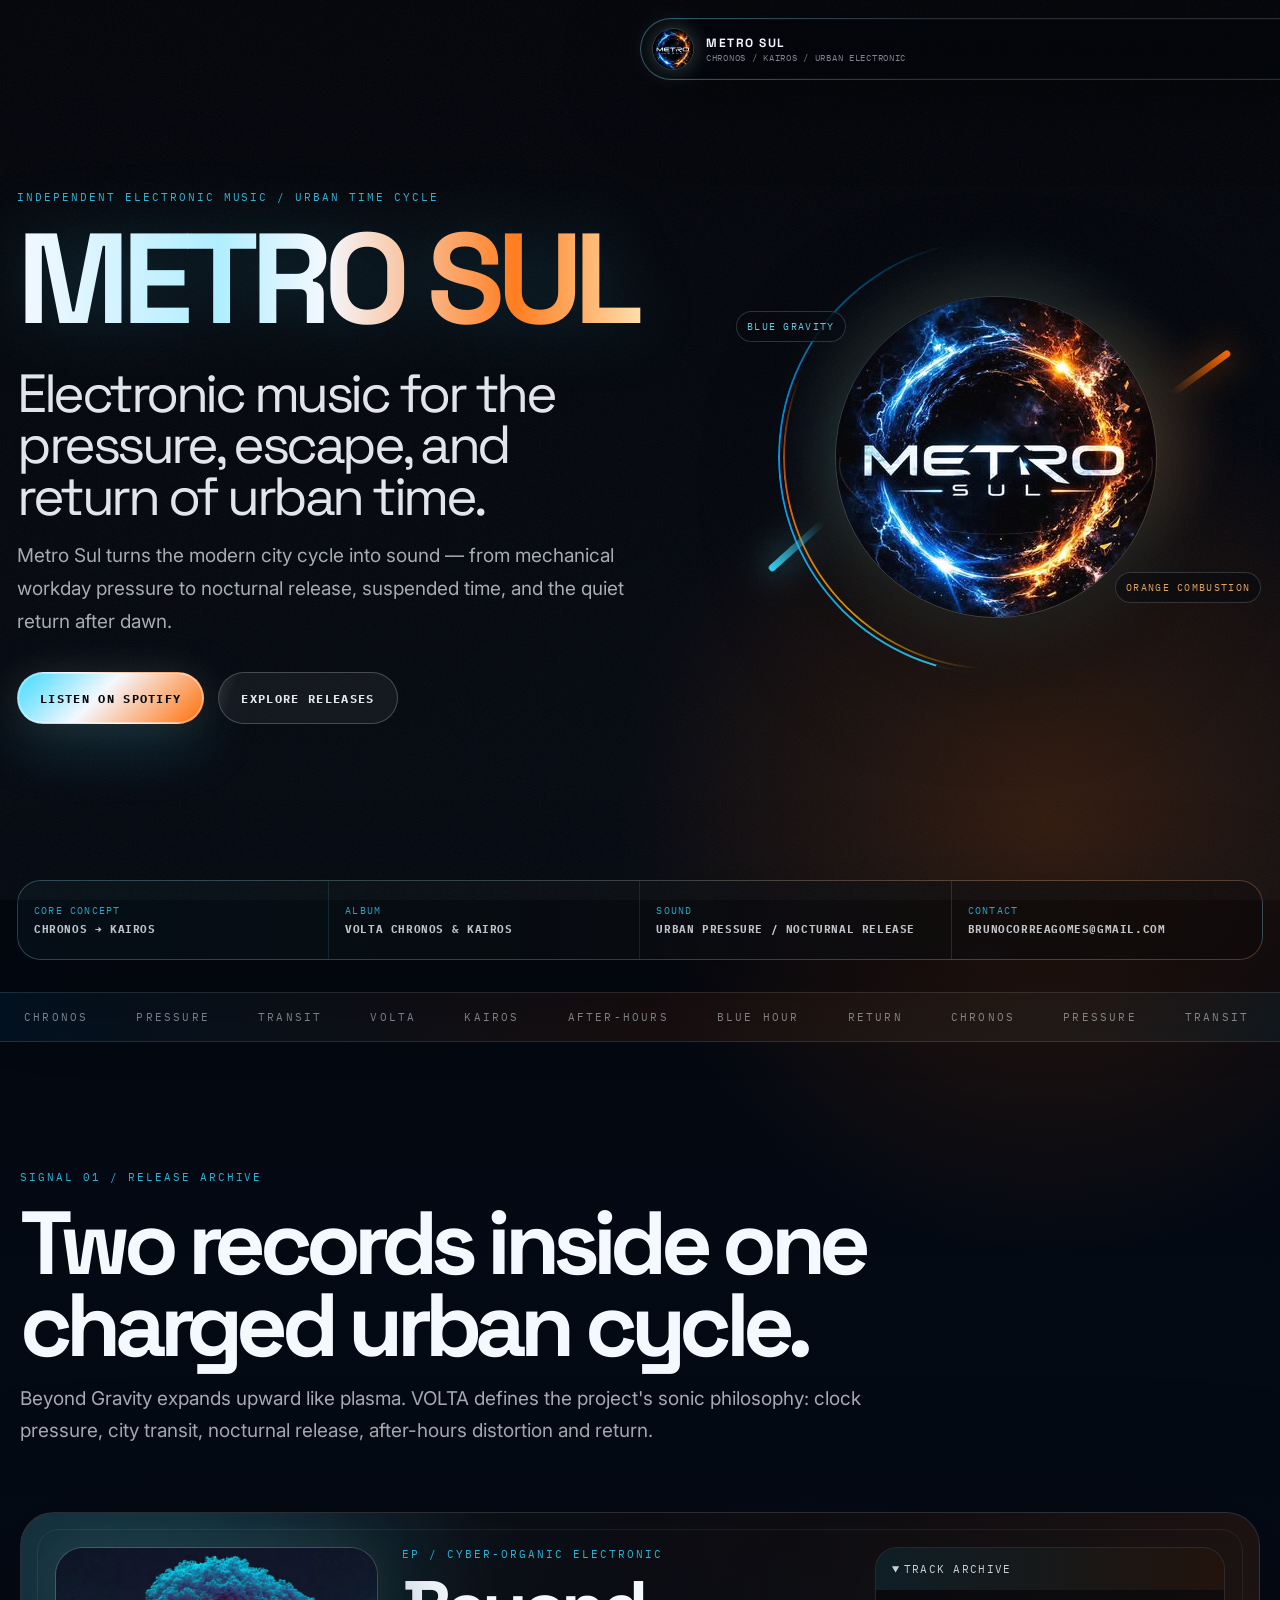
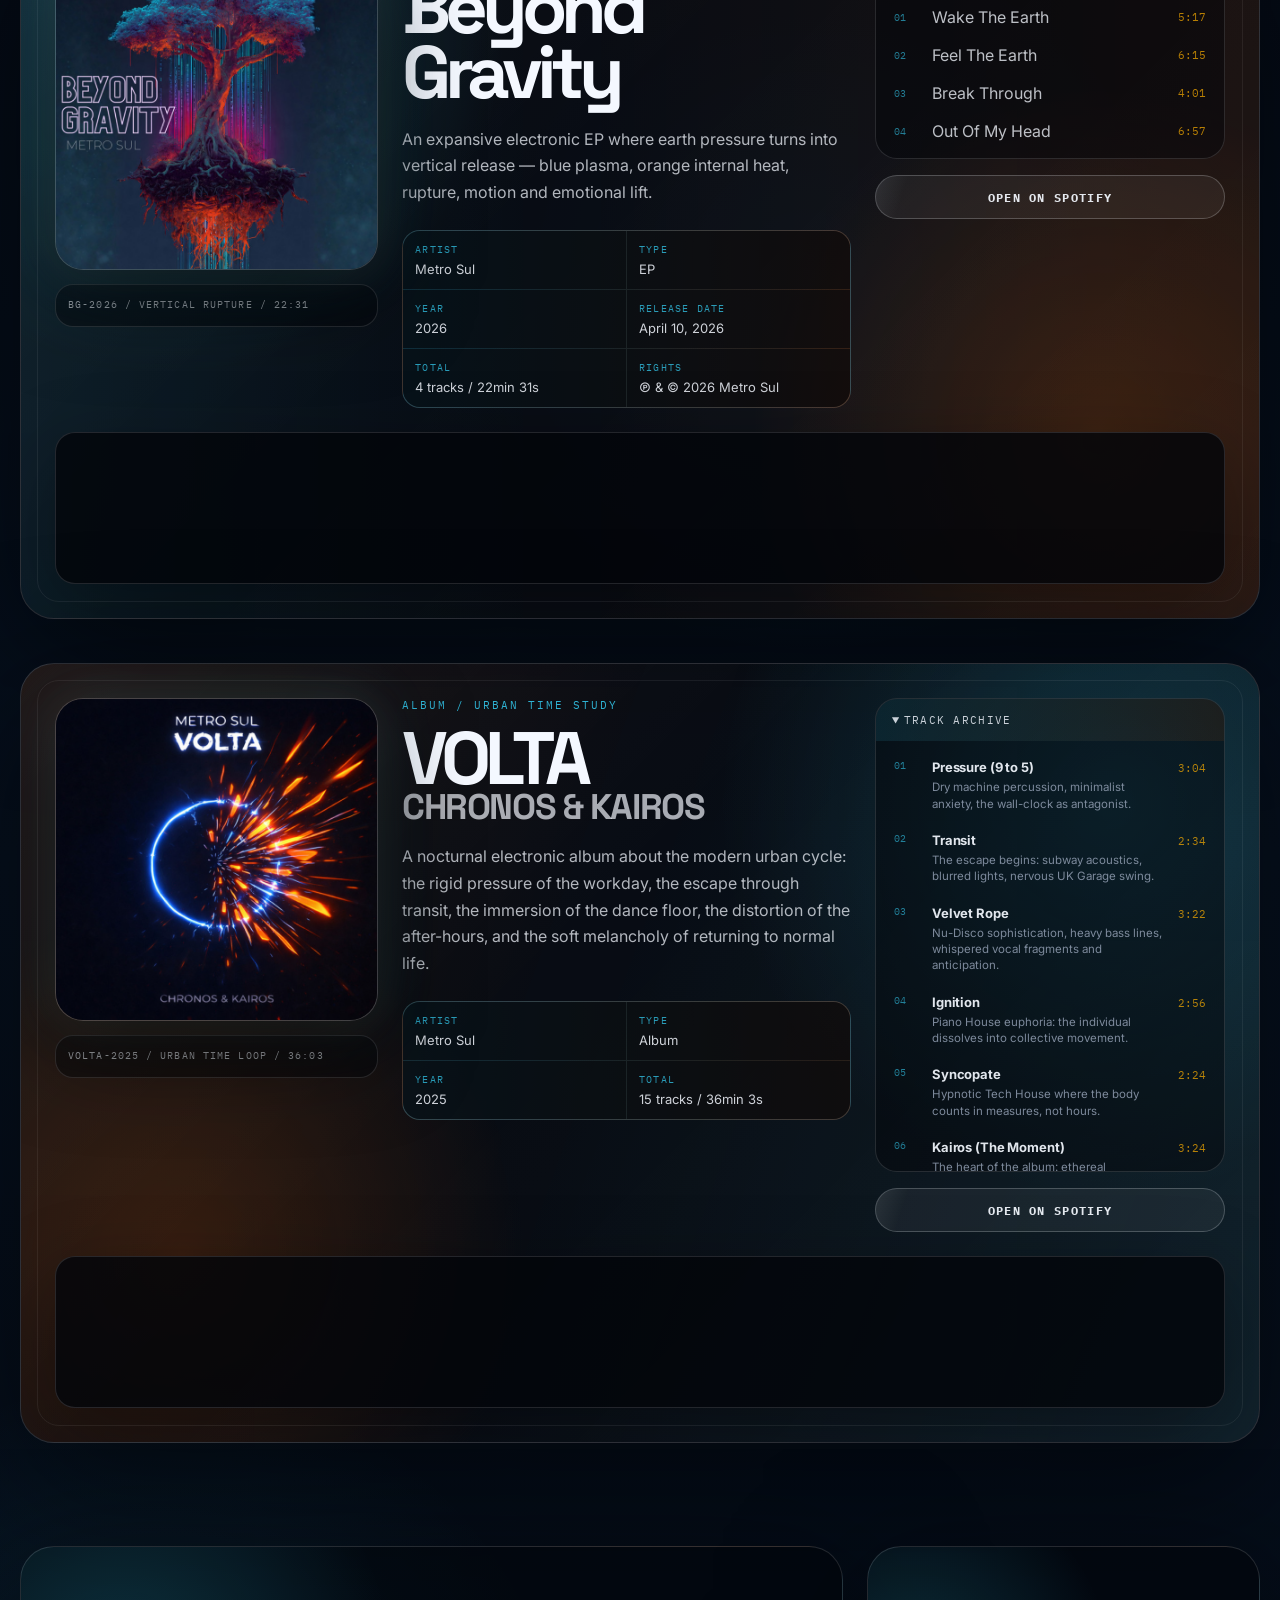
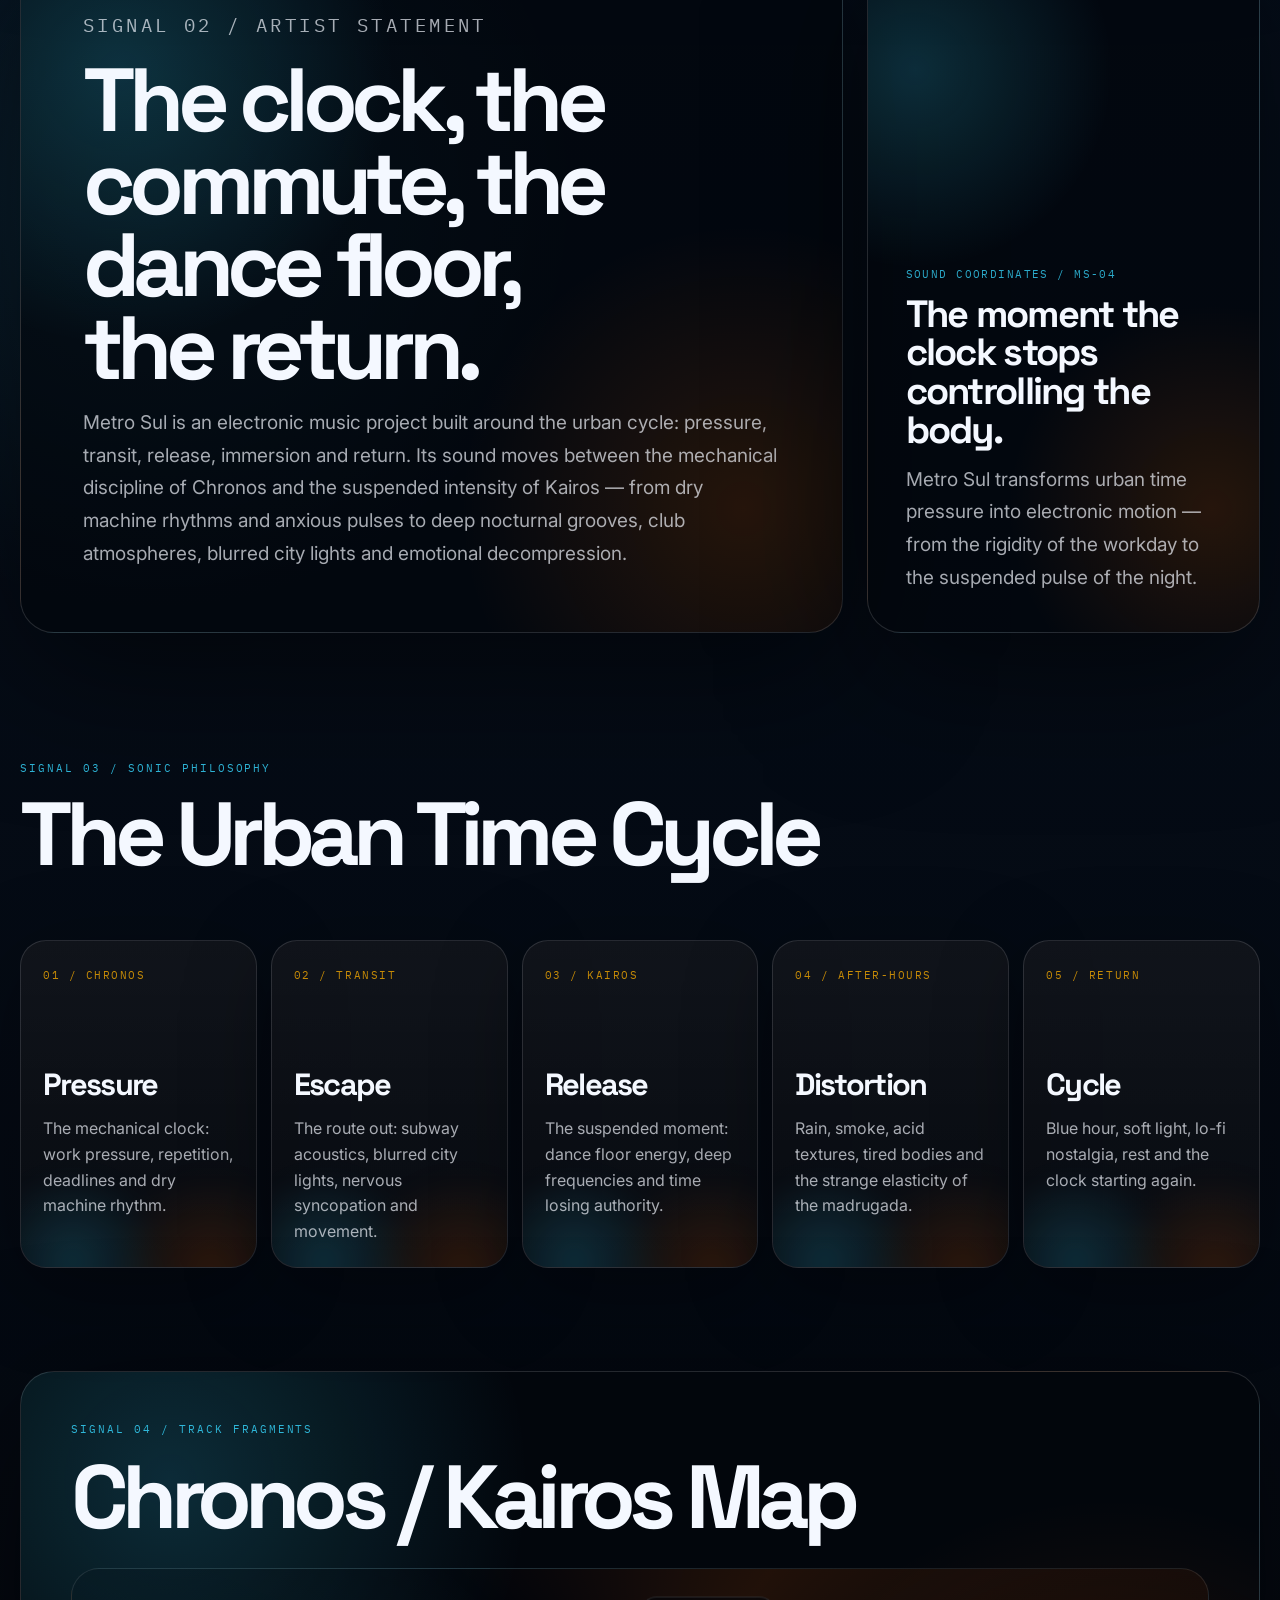
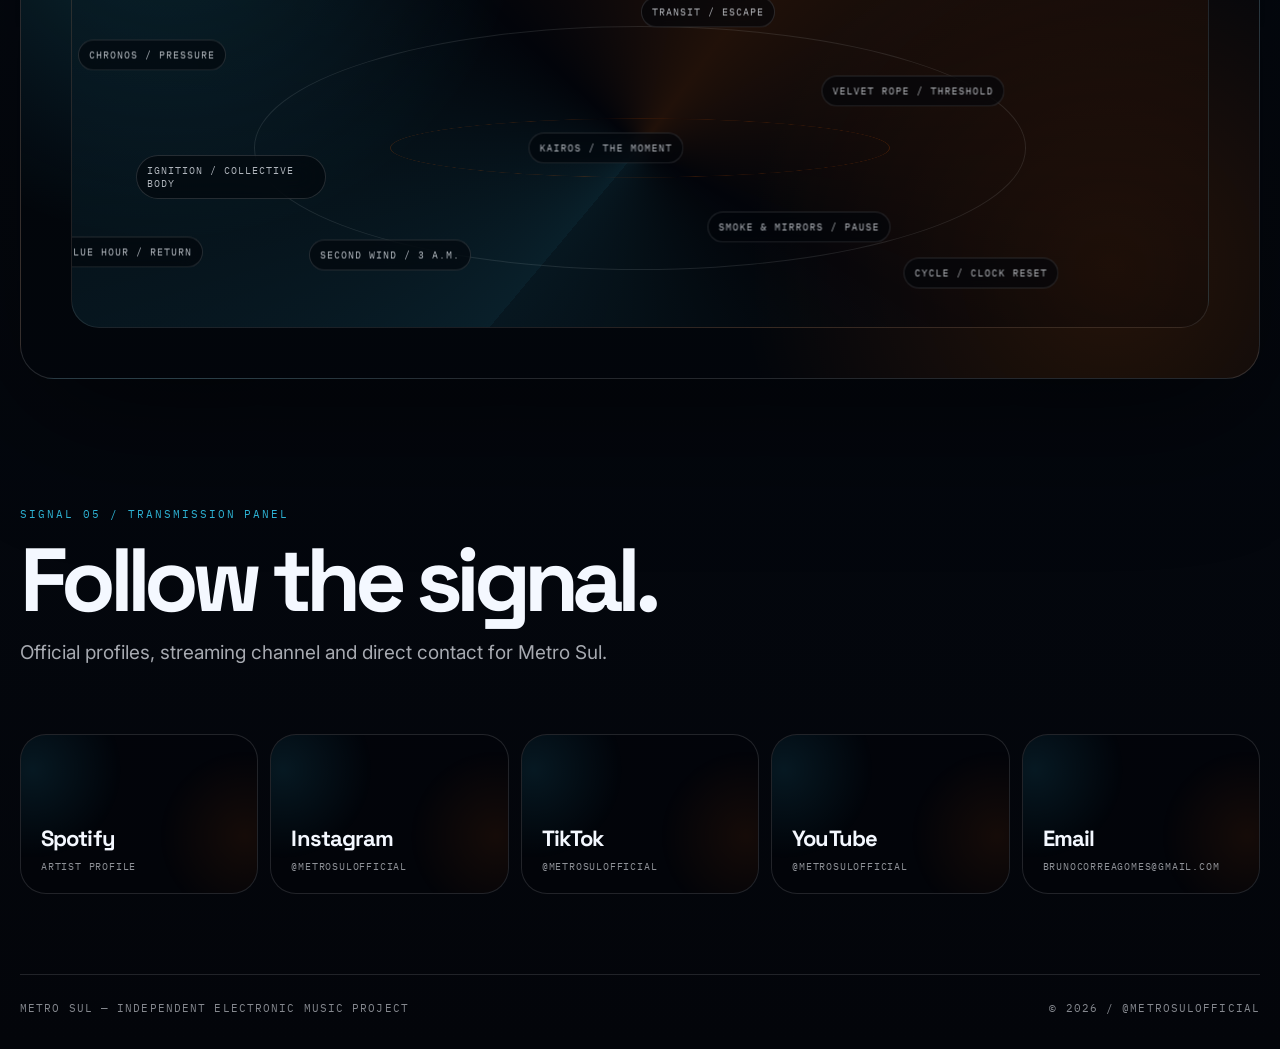
<file: index.html>
<!doctype html>
<html lang="en">
<head>
  <meta charset="utf-8" />
  <meta name="viewport" content="width=device-width, initial-scale=1" />
  <title>Metro Sul — Electronic Music for Urban Time</title>
  <meta name="description" content="Metro Sul turns the modern urban cycle into electronic music: Chronos pressure, transit, nocturnal release, Kairos suspension, after-hours distortion and the quiet return after dawn. Listen to Beyond Gravity and VOLTA CHRONOS & KAIROS." />
  <meta name="theme-color" content="#03050A" />
  <meta name="robots" content="index, follow" />
  <meta property="og:title" content="Metro Sul — Independent Electronic Music Project" />
  <meta property="og:description" content="Electronic music for the pressure, escape and return of urban time — from Chronos to Kairos, from the workday clock to the nocturnal pulse." />
  <meta property="og:type" content="website" />
  <meta property="og:url" content="https://www.metrosulofficial.com" />
  <meta property="og:image" content="https://www.metrosulofficial.com/assets/metrosullogo.jpg" />
  <meta name="twitter:card" content="summary_large_image" />
  <meta name="twitter:title" content="Metro Sul — Electronic Music" />
  <meta name="twitter:description" content="Metro Sul transforms urban time pressure into electronic motion — Chronos, transit, Kairos, after-hours and return." />
  <link rel="canonical" href="https://www.metrosulofficial.com" />
  <link rel="preconnect" href="https://fonts.googleapis.com" />
  <link rel="preconnect" href="https://fonts.gstatic.com" crossorigin />
  <link href="https://fonts.googleapis.com/css2?family=Inter:wght@300;400;500;600;700;800&family=Space+Grotesk:wght@400;500;600;700&family=IBM+Plex+Mono:wght@400;500;600&family=Syncopate:wght@400;700&display=swap" rel="stylesheet" />
  <link rel="icon" href="./assets/favicon.svg" type="image/svg+xml" />
  <link rel="stylesheet" href="./styles.css" />

  <!--
    Metro Sul tracking configuration.
    Replace placeholders before publishing or after creating the GA4 and Meta Pixel IDs.
    Google Analytics Measurement ID example: G-XXXXXXXXXX
    Meta Pixel ID example: 123456789012345
  -->
  <script>
    window.METRO_SUL_TRACKING = {
      googleAnalyticsId: "G-XXXXXXXXXX",
      metaPixelId: "000000000000000"
    };
  </script>
</head>
<body>
  <a class="skip-link" href="#releases">Skip to releases</a>
  <canvas id="energyCanvas" aria-hidden="true"></canvas>
  <div class="cosmic-noise" aria-hidden="true"></div>
  <div class="scan-grid" aria-hidden="true"></div>
  <div class="mouse-field" aria-hidden="true"></div>

  <header class="topbar" data-reveal>
    <a class="brand" href="#top" aria-label="Metro Sul home">
      <img src="./assets/metrosullogo.jpg" alt="Metro Sul logo" />
      <span><strong>Metro Sul</strong><small>Chronos / Kairos / Urban Electronic</small></span>
    </a>
    <nav class="nav" aria-label="Primary navigation">
      <a href="#releases">Releases</a>
      <a href="#project">Project</a>
      <a href="#architecture">Cycle</a>
      <a href="#transmission">Contact</a>
    </nav>
  </header>

  <main id="top">
    <section class="hero aperture" aria-labelledby="hero-title">
      <div class="hero-copy" data-reveal>
        <p class="kicker">Independent electronic music / urban time cycle</p>
        <h1 id="hero-title">Metro Sul</h1>
        <p class="hero-line">Electronic music for the pressure, escape, and return of urban time.</p>
        <p class="hero-text">Metro Sul turns the modern city cycle into sound — from mechanical workday pressure to nocturnal release, suspended time, and the quiet return after dawn.</p>
        <div class="hero-actions" aria-label="Primary actions">
          <a class="button primary magnetic" href="https://open.spotify.com/intl-pt/artist/4i7BYCbelBwv59mLCJ0pgk?si=x0QEqN5kTFyPz3Q-obYBBg" target="_blank" rel="noreferrer">Listen on Spotify</a>
          <a class="button secondary magnetic" href="#releases">Explore Releases</a>
        </div>
      </div>

      <aside class="hero-emblem" aria-label="Metro Sul orbital identity" data-reveal>
        <div class="emblem-stage" data-tilt>
          <div class="ring ring-blue" aria-hidden="true"></div>
          <div class="ring ring-orange" aria-hidden="true"></div>
          <div class="ring ring-white" aria-hidden="true"></div>
          <img class="logo-core" src="./assets/metrosullogo.jpg" alt="Metro Sul official logo" />
          <div class="spark spark-a" aria-hidden="true"></div>
          <div class="spark spark-b" aria-hidden="true"></div>
          <div class="orbit-note note-a">BLUE GRAVITY</div>
          <div class="orbit-note note-b">ORANGE COMBUSTION</div>
        </div>
      </aside>

      <div class="telemetry" data-reveal aria-label="Metro Sul overview">
        <span><small>Core concept</small><strong>Chronos → Kairos</strong></span>
        <span><small>Album</small><strong>VOLTA Chronos &amp; Kairos</strong></span>
        <span><small>Sound</small><strong>Urban pressure / nocturnal release</strong></span>
        <span><small>Contact</small><strong>brunocorreagomes@gmail.com</strong></span>
      </div>
    </section>

    <section class="signal-marquee" aria-label="Metro Sul signal fragments">
      <div>
        <span>CHRONOS</span><span>PRESSURE</span><span>TRANSIT</span><span>VOLTA</span><span>KAIROS</span><span>AFTER-HOURS</span><span>BLUE HOUR</span><span>RETURN</span>
        <span>CHRONOS</span><span>PRESSURE</span><span>TRANSIT</span><span>VOLTA</span><span>KAIROS</span><span>AFTER-HOURS</span><span>BLUE HOUR</span><span>RETURN</span>
      </div>
    </section>

    <section id="releases" class="section releases" aria-labelledby="releases-title">
      <div class="section-head" data-reveal>
        <p class="eyebrow">Signal 01 / Release archive</p>
        <h2 id="releases-title">Two records inside one charged urban cycle.</h2>
        <p>Beyond Gravity expands upward like plasma. VOLTA defines the project's sonic philosophy: clock pressure, city transit, nocturnal release, after-hours distortion and return.</p>
      </div>

      <div class="release-grid">
        <article class="release-card beyond" data-reveal>
          <div class="release-visual">
            <div class="cover-frame" data-tilt>
              <img src="./assets/beyondgravity.png" alt="Beyond Gravity by Metro Sul official cover artwork" />
            </div>
            <div class="energy-badge">BG-2026 / Vertical rupture / 22:31</div>
          </div>

          <div class="release-main">
            <p class="album-label">EP / cyber-organic electronic</p>
            <h3>Beyond Gravity</h3>
            <p class="release-copy">An expansive electronic EP where earth pressure turns into vertical release — blue plasma, orange internal heat, rupture, motion and emotional lift.</p>
            <dl class="meta-grid">
              <div><dt>Artist</dt><dd>Metro Sul</dd></div>
              <div><dt>Type</dt><dd>EP</dd></div>
              <div><dt>Year</dt><dd>2026</dd></div>
              <div><dt>Release date</dt><dd>April 10, 2026</dd></div>
              <div><dt>Total</dt><dd>4 tracks / 22min 31s</dd></div>
              <div><dt>Rights</dt><dd>℗ &amp; © 2026 Metro Sul</dd></div>
            </dl>
          </div>

          <div class="archive-module">
            <details class="track-archive" open>
              <summary>Track archive</summary>
              <ol class="tracklist">
                <li><span>Wake The Earth</span><time>5:17</time></li>
                <li><span>Feel The Earth</span><time>6:15</time></li>
                <li><span>Break Through</span><time>4:01</time></li>
                <li><span>Out Of My Head</span><time>6:57</time></li>
              </ol>
            </details>
            <a class="button small magnetic" href="https://open.spotify.com/intl-pt/album/3F10JFx7wrz3scGyBUY3ES?si=_f2DL9DzT0eEyq1szK-q8g" target="_blank" rel="noreferrer">Open on Spotify</a>
          </div>

          <iframe class="spotify" title="Beyond Gravity Spotify player" src="https://open.spotify.com/embed/album/3F10JFx7wrz3scGyBUY3ES?utm_source=generator&theme=0" width="100%" height="152" frameborder="0" allowfullscreen="" allow="autoplay; clipboard-write; encrypted-media; fullscreen; picture-in-picture" loading="lazy"></iframe>
        </article>

        <article class="release-card volta" data-reveal>
          <div class="release-visual">
            <div class="cover-frame" data-tilt>
              <img src="./assets/volta.png" alt="VOLTA CHRONOS & KAIROS by Metro Sul official cover artwork" />
            </div>
            <div class="energy-badge">VOLTA-2025 / Urban time loop / 36:03</div>
          </div>

          <div class="release-main">
            <p class="album-label">Album / urban time study</p>
            <h3>VOLTA <span>CHRONOS &amp; KAIROS</span></h3>
            <p class="release-copy">A nocturnal electronic album about the modern urban cycle: the rigid pressure of the workday, the escape through transit, the immersion of the dance floor, the distortion of the after-hours, and the soft melancholy of returning to normal life.</p>
            <dl class="meta-grid compact-meta">
              <div><dt>Artist</dt><dd>Metro Sul</dd></div>
              <div><dt>Type</dt><dd>Album</dd></div>
              <div><dt>Year</dt><dd>2025</dd></div>
              <div><dt>Total</dt><dd>15 tracks / 36min 3s</dd></div>
            </dl>
          </div>

          <div class="archive-module">
            <details class="track-archive" open>
              <summary>Track archive</summary>
              <ol class="tracklist tall story-tracklist">
                <li><span class="track-info"><strong>Pressure (9 to 5)</strong><em>Dry machine percussion, minimalist anxiety, the wall-clock as antagonist.</em></span><time>3:04</time></li>
                <li><span class="track-info"><strong>Transit</strong><em>The escape begins: subway acoustics, blurred lights, nervous UK Garage swing.</em></span><time>2:34</time></li>
                <li><span class="track-info"><strong>Velvet Rope</strong><em>Nu-Disco sophistication, heavy bass lines, whispered vocal fragments and anticipation.</em></span><time>3:22</time></li>
                <li><span class="track-info"><strong>Ignition</strong><em>Piano House euphoria: the individual dissolves into collective movement.</em></span><time>2:56</time></li>
                <li><span class="track-info"><strong>Syncopate</strong><em>Hypnotic Tech House where the body counts in measures, not hours.</em></span><time>2:24</time></li>
                <li><span class="track-info"><strong>Kairos (The Moment)</strong><em>The heart of the album: ethereal progressive synthesis and undefined time.</em></span><time>3:24</time></li>
                <li><span class="track-info"><strong>Chemistry</strong><em>Sensual Deep House, human magnetism and the present tense under strobe light.</em></span><time>2:33</time></li>
                <li><span class="track-info"><strong>Smoke &amp; Mirrors (Interlude)</strong><em>Rain, muffled club sound and a pause outside the room.</em></span><time>1:38</time></li>
                <li><span class="track-info"><strong>Second Wind</strong><em>3 a.m. adrenaline: raw Speed Garage for tired bodies finding voltage again.</em></span><time>2:16</time></li>
                <li><span class="track-info"><strong>Echoes in the Hall</strong><em>Acid textures and TB-303-like synthesis bending the after-hours into a maze.</em></span><time>2:59</time></li>
                <li><span class="track-info"><strong>Blue Hour</strong><em>Bright synthesizers imitate first light: hope, clarity and end-of-night melancholy.</em></span><time>3:11</time></li>
                <li><span class="track-info"><strong>Taxi (The Ride Home)</strong><em>Lo-fi nostalgia and happy exhaustion as the normal city wakes up again.</em></span><time>1:38</time></li>
                <li><span class="track-info"><strong>Afters (Apartment 4B)</strong><em>Glitchy minimal sounds, slow drag and elastic time without rules.</em></span><time>1:42</time></li>
                <li><span class="track-info"><strong>Sunday Morning</strong><em>Neo-Soul warmth, physical rest and emotional decompression.</em></span><time>1:11</time></li>
                <li><span class="track-info"><strong>Cycle (Outro)</strong><em>Soft strings merge with the mechanical beginning: the clock starts again.</em></span><time>1:23</time></li>
              </ol>
            </details>
            <a class="button small magnetic" href="https://open.spotify.com/intl-pt/album/316abErdO1WCIfUhM3Tgdb?si=npYQ-1QwTpeaVJIlyzqxAw" target="_blank" rel="noreferrer">Open on Spotify</a>
          </div>

          <iframe class="spotify" title="VOLTA CHRONOS & KAIROS Spotify player" src="https://open.spotify.com/embed/album/316abErdO1WCIfUhM3Tgdb?utm_source=generator&theme=0" width="100%" height="152" frameborder="0" allowfullscreen="" allow="autoplay; clipboard-write; encrypted-media; fullscreen; picture-in-picture" loading="lazy"></iframe>
        </article>
      </div>
    </section>

    <section id="project" class="section project" aria-labelledby="project-title">
      <div class="statement-panel" data-reveal>
        <p class="eyebrow">Signal 02 / Artist statement</p>
        <h2 id="project-title">The clock, the commute, the dance floor, the return.</h2>
        <p>Metro Sul is an electronic music project built around the urban cycle: pressure, transit, release, immersion and return. Its sound moves between the mechanical discipline of Chronos and the suspended intensity of Kairos — from dry machine rhythms and anxious pulses to deep nocturnal grooves, club atmospheres, blurred city lights and emotional decompression.</p>
      </div>
      <aside class="terminal-card" data-reveal>
        <span>Sound coordinates / MS-04</span>
        <strong>The moment the clock stops controlling the body.</strong>
        <p>Metro Sul transforms urban time pressure into electronic motion — from the rigidity of the workday to the suspended pulse of the night.</p>
      </aside>
    </section>

    <section id="architecture" class="section architecture" aria-labelledby="architecture-title">
      <div class="section-head" data-reveal>
        <p class="eyebrow">Signal 03 / Sonic philosophy</p>
        <h2 id="architecture-title">The Urban Time Cycle</h2>
      </div>
      <div class="pillar-grid cycle-grid">
        <article class="pillar" data-reveal><span>01 / CHRONOS</span><h3>Pressure</h3><p>The mechanical clock: work pressure, repetition, deadlines and dry machine rhythm.</p></article>
        <article class="pillar" data-reveal><span>02 / TRANSIT</span><h3>Escape</h3><p>The route out: subway acoustics, blurred city lights, nervous syncopation and movement.</p></article>
        <article class="pillar" data-reveal><span>03 / KAIROS</span><h3>Release</h3><p>The suspended moment: dance floor energy, deep frequencies and time losing authority.</p></article>
        <article class="pillar" data-reveal><span>04 / AFTER-HOURS</span><h3>Distortion</h3><p>Rain, smoke, acid textures, tired bodies and the strange elasticity of the madrugada.</p></article>
        <article class="pillar" data-reveal><span>05 / RETURN</span><h3>Cycle</h3><p>Blue hour, soft light, lo-fi nostalgia, rest and the clock starting again.</p></article>
      </div>
    </section>

    <section class="section sonic" aria-labelledby="sonic-title">
      <div class="sonic-panel" data-reveal>
        <p class="eyebrow">Signal 04 / Track fragments</p>
        <h2 id="sonic-title">Chronos / Kairos Map</h2>
        <div class="sonic-map" aria-label="Selected Metro Sul track coordinates">
          <span style="--x:7;--y:24">Chronos / Pressure</span>
          <span style="--x:56;--y:12">Transit / Escape</span>
          <span style="--x:74;--y:34">Velvet Rope / Threshold</span>
          <span style="--x:14;--y:58">Ignition / Collective Body</span>
          <span style="--x:47;--y:50">Kairos / The Moment</span>
          <span style="--x:64;--y:72">Smoke & Mirrors / Pause</span>
          <span style="--x:28;--y:80">Second Wind / 3 A.M.</span>
          <span style="--x:5;--y:79">Blue Hour / Return</span>
          <span style="--x:80;--y:85">Cycle / Clock Reset</span>
        </div>
      </div>
    </section>

    <section id="transmission" class="section transmission" aria-labelledby="transmission-title">
      <div class="section-head" data-reveal>
        <p class="eyebrow">Signal 05 / Transmission panel</p>
        <h2 id="transmission-title">Follow the signal.</h2>
        <p>Official profiles, streaming channel and direct contact for Metro Sul.</p>
      </div>
      <div class="social-grid" data-reveal>
        <a href="https://open.spotify.com/intl-pt/artist/4i7BYCbelBwv59mLCJ0pgk?si=x0QEqN5kTFyPz3Q-obYBBg" target="_blank" rel="noreferrer"><span>Spotify</span><small>artist profile</small></a>
        <a href="https://instagram.com/metrosulofficial" target="_blank" rel="noreferrer"><span>Instagram</span><small>@METROSULOFFICIAL</small></a>
        <a href="https://www.tiktok.com/@metrosulofficial" target="_blank" rel="noreferrer"><span>TikTok</span><small>@METROSULOFFICIAL</small></a>
        <a href="https://www.youtube.com/@metrosulofficial" target="_blank" rel="noreferrer"><span>YouTube</span><small>@METROSULOFFICIAL</small></a>
        <a href="mailto:brunocorreagomes@gmail.com"><span>Email</span><small>brunocorreagomes@gmail.com</small></a>
      </div>
    </section>
  </main>

  <footer class="footer">
    <p>Metro Sul — Independent Electronic Music Project</p>
    <p>© <span id="year">2026</span> / @METROSULOFFICIAL</p>
  </footer>

  <script type="application/ld+json">
  {
    "@context": "https://schema.org",
    "@type": "MusicGroup",
    "name": "Metro Sul",
    "url": "https://www.metrosulofficial.com",
    "image": "https://www.metrosulofficial.com/assets/metrosullogo.jpg",
    "sameAs": [
      "https://open.spotify.com/intl-pt/artist/4i7BYCbelBwv59mLCJ0pgk",
      "https://instagram.com/metrosulofficial",
      "https://www.tiktok.com/@metrosulofficial",
      "https://www.youtube.com/@metrosulofficial"
    ],
    "album": [
      {
        "@type": "MusicAlbum",
        "name": "Beyond Gravity",
        "albumReleaseType": "EPRelease",
        "datePublished": "2026-04-10",
        "byArtist": { "@type": "MusicGroup", "name": "Metro Sul" },
        "numTracks": 4
      },
      {
        "@type": "MusicAlbum",
        "name": "VOLTA CHRONOS & KAIROS",
        "datePublished": "2025",
        "byArtist": { "@type": "MusicGroup", "name": "Metro Sul" },
        "numTracks": 15
      }
    ]
  }
  </script>
  <script src="./script.js" defer></script>
</body>
</html>
</file>
<file: styles.css>
:root {
  --black: #03050A;
  --navy: #07111F;
  --navy-2: #0A1424;
  --blue: #009DFF;
  --plasma: #37D8FF;
  --orange: #FF6A00;
  --amber: #FFB000;
  --white: #F4F8FF;
  --steel: #8D9AAD;
  --muted: rgba(244, 248, 255, .68);
  --soft: rgba(244, 248, 255, .45);
  --line: rgba(141, 154, 173, .20);
  --line-strong: rgba(244, 248, 255, .22);
  --panel: rgba(3, 5, 10, .72);
  --panel-strong: rgba(7, 17, 31, .84);
  --max: 1240px;
  --radius-xl: 34px;
  --radius-lg: 24px;
  --shadow: 0 34px 140px rgba(0, 0, 0, .55);
  --display: "Syncopate", "Space Grotesk", Inter, system-ui, sans-serif;
  --headline: "Space Grotesk", Inter, system-ui, sans-serif;
  --mono: "IBM Plex Mono", ui-monospace, SFMono-Regular, Menlo, monospace;
  --sans: Inter, system-ui, -apple-system, BlinkMacSystemFont, "Segoe UI", sans-serif;
}

* { box-sizing: border-box; }
html { scroll-behavior: smooth; background: var(--black); }
body {
  margin: 0;
  min-height: 100vh;
  font-family: var(--sans);
  color: var(--white);
  background:
    radial-gradient(circle at calc(var(--mx, .63) * 100%) calc(var(--my, .32) * 100%), rgba(0, 157, 255, .12), transparent 30vw),
    radial-gradient(circle at 82% 14%, rgba(255, 106, 0, .18), transparent 34vw),
    radial-gradient(circle at 12% 58%, rgba(55, 216, 255, .10), transparent 33vw),
    radial-gradient(circle at 50% 112%, rgba(255, 176, 0, .10), transparent 46vw),
    linear-gradient(180deg, #010207 0%, #06101e 42%, #03050a 100%);
  overflow-x: hidden;
}

body::before {
  content: "";
  position: fixed;
  inset: -2px;
  pointer-events: none;
  z-index: -4;
  background:
    linear-gradient(90deg, rgba(244,248,255,.035) 1px, transparent 1px) 0 0 / 82px 82px,
    linear-gradient(0deg, rgba(244,248,255,.024) 1px, transparent 1px) 0 0 / 82px 82px,
    radial-gradient(circle at 50% 34%, rgba(55,216,255,.12), transparent 21%),
    radial-gradient(circle at 55% 40%, rgba(255,106,0,.10), transparent 25%);
  mask-image: radial-gradient(circle at 50% 24%, black, transparent 74%);
  opacity: .55;
}

body::after {
  content: "";
  position: fixed;
  inset: 0;
  pointer-events: none;
  z-index: -2;
  background: linear-gradient(180deg, rgba(3,5,10,0) 0%, rgba(3,5,10,.40) 52%, rgba(3,5,10,.88) 100%);
}

img, iframe { max-width: 100%; display: block; }
a { color: inherit; text-decoration: none; }
button, a { -webkit-tap-highlight-color: transparent; }
:focus-visible { outline: 2px solid var(--plasma); outline-offset: 4px; border-radius: 12px; }
::selection { background: rgba(55, 216, 255, .34); color: #fff; }

.skip-link {
  position: fixed;
  z-index: 999;
  top: 14px;
  left: 14px;
  transform: translateY(-150%);
  padding: 10px 14px;
  border-radius: 999px;
  background: var(--white);
  color: var(--black);
  font-weight: 800;
}
.skip-link:focus { transform: translateY(0); }

#energyCanvas {
  position: fixed;
  inset: 0;
  width: 100%;
  height: 100%;
  z-index: -5;
  pointer-events: none;
}

.cosmic-noise {
  position: fixed;
  inset: 0;
  pointer-events: none;
  z-index: 12;
  opacity: .13;
  mix-blend-mode: screen;
  background-image: url("data:image/svg+xml,%3Csvg xmlns='http://www.w3.org/2000/svg' width='180' height='180' viewBox='0 0 180 180'%3E%3Cfilter id='n'%3E%3CfeTurbulence type='fractalNoise' baseFrequency='.88' numOctaves='3' stitchTiles='stitch'/%3E%3C/filter%3E%3Crect width='180' height='180' filter='url(%23n)' opacity='.47'/%3E%3C/svg%3E");
}

.scan-grid {
  position: fixed;
  inset: 0;
  pointer-events: none;
  z-index: -3;
  background:
    linear-gradient(90deg, transparent, rgba(55,216,255,.06), transparent) 0 0 / 100% 1px,
    radial-gradient(circle at 52% 28%, rgba(255,255,255,.07), transparent 30%);
  opacity: .62;
}

.mouse-field {
  position: fixed;
  width: 340px;
  height: 340px;
  left: calc(var(--mx, .5) * 100vw);
  top: calc(var(--my, .5) * 100vh);
  transform: translate(-50%, -50%);
  border-radius: 999px;
  pointer-events: none;
  z-index: -2;
  background: radial-gradient(circle, rgba(55,216,255,.095), rgba(255,106,0,.06) 40%, transparent 70%);
  filter: blur(12px);
}

.topbar {
  position: fixed;
  left: 50%;
  top: 18px;
  transform: translateX(-50%);
  z-index: 50;
  width: min(calc(100% - 28px), 1180px);
  display: flex;
  align-items: center;
  justify-content: space-between;
  gap: 18px;
  padding: 9px 11px;
  border: 1px solid rgba(244, 248, 255, .16);
  border-radius: 999px;
  background: rgba(3, 5, 10, .64);
  backdrop-filter: blur(24px);
  box-shadow: 0 18px 80px rgba(0,0,0,.42), inset 0 0 0 1px rgba(255,255,255,.03);
}
.topbar::before {
  content: "";
  position: absolute;
  inset: -1px;
  border-radius: inherit;
  pointer-events: none;
  background: linear-gradient(90deg, rgba(55,216,255,.42), transparent 26%, transparent 70%, rgba(255,106,0,.38));
  mask: linear-gradient(#000 0 0) content-box, linear-gradient(#000 0 0);
  -webkit-mask: linear-gradient(#000 0 0) content-box, linear-gradient(#000 0 0);
  mask-composite: exclude;
  -webkit-mask-composite: xor;
  padding: 1px;
  opacity: .68;
}

.brand { display: inline-flex; align-items: center; gap: 12px; min-width: max-content; }
.brand img {
  width: 42px;
  height: 42px;
  object-fit: cover;
  border-radius: 50%;
  border: 1px solid rgba(255,255,255,.22);
  box-shadow: 0 0 24px rgba(55,216,255,.24), 0 0 22px rgba(255,106,0,.16);
}
.brand span { display: grid; gap: 1px; }
.brand strong {
  font-family: var(--display);
  font-size: 12px;
  letter-spacing: .13em;
  text-transform: uppercase;
}
.brand small {
  font-family: var(--mono);
  color: rgba(244,248,255,.52);
  font-size: 9px;
  letter-spacing: .08em;
  text-transform: uppercase;
}

.nav { display: flex; align-items: center; gap: 2px; }
.nav a {
  position: relative;
  overflow: hidden;
  padding: 10px 13px;
  border-radius: 999px;
  color: rgba(244,248,255,.62);
  font-family: var(--mono);
  font-size: 11px;
  text-transform: uppercase;
  letter-spacing: .08em;
  transition: color .22s ease, background .22s ease, box-shadow .22s ease;
}
.nav a::after {
  content: "";
  position: absolute;
  left: 14px;
  right: 14px;
  bottom: 7px;
  height: 1px;
  transform: scaleX(0);
  transform-origin: left;
  background: linear-gradient(90deg, var(--plasma), var(--orange));
  transition: transform .24s ease;
}
.nav a:hover { color: #fff; background: rgba(255,255,255,.06); box-shadow: inset 0 0 0 1px rgba(255,255,255,.07); }
.nav a:hover::after { transform: scaleX(1); }

.section { width: min(calc(100% - 34px), var(--max)); margin-inline: auto; }
.hero {
  min-height: 100svh;
  position: relative;
  display: grid;
  grid-template-columns: minmax(0, .92fr) minmax(320px, .78fr);
  align-items: center;
  gap: clamp(34px, 6.4vw, 96px);
  width: min(calc(100% - 34px), 1320px);
  margin-inline: auto;
  padding: 132px 0 32px;
}

.aperture::before {
  content: "";
  position: absolute;
  inset: 11% 8% 9% 22%;
  pointer-events: none;
  background:
    radial-gradient(circle at 45% 42%, rgba(244,248,255,.11), transparent 2%),
    conic-gradient(from 216deg at 50% 50%, rgba(55,216,255,.24), transparent 22%, transparent 45%, rgba(255,106,0,.23), transparent 70%, rgba(55,216,255,.16));
  filter: blur(44px);
  opacity: .85;
  border-radius: 50%;
  z-index: -1;
}

.kicker, .eyebrow, .album-label {
  margin: 0;
  font-family: var(--mono);
  font-size: 11px;
  line-height: 1.45;
  letter-spacing: .18em;
  text-transform: uppercase;
  color: rgba(55, 216, 255, .82);
}

.hero h1 {
  margin: 18px 0 0;
  font-family: var(--display);
  font-size: clamp(58px, 10vw, 138px);
  line-height: .86;
  letter-spacing: -.065em;
  text-transform: uppercase;
  color: transparent;
  background: linear-gradient(90deg, #f4f8ff 0%, #aeeeff 32%, #f4f8ff 49%, #ff7a1a 79%, #ffe2b0 100%);
  -webkit-background-clip: text;
  background-clip: text;
  filter: drop-shadow(0 0 34px rgba(55,216,255,.18));
  text-wrap: balance;
}
.hero-line {
  margin: 34px 0 0;
  max-width: 780px;
  font-family: var(--headline);
  font-size: clamp(27px, 4.2vw, 62px);
  line-height: .96;
  letter-spacing: -.065em;
  color: rgba(244,248,255,.92);
  text-wrap: balance;
}
.hero-text {
  max-width: 650px;
  margin: 18px 0 0;
  color: var(--muted);
  font-size: clamp(16px, 1.5vw, 19px);
  line-height: 1.72;
}
.hero-actions { display: flex; flex-wrap: wrap; gap: 14px; margin-top: 34px; }

.button {
  position: relative;
  isolation: isolate;
  overflow: hidden;
  display: inline-flex;
  align-items: center;
  justify-content: center;
  min-height: 52px;
  padding: 0 22px;
  border-radius: 999px;
  border: 1px solid var(--line-strong);
  font-family: var(--mono);
  font-size: 12px;
  font-weight: 700;
  letter-spacing: .11em;
  text-transform: uppercase;
  transition: transform .22s ease, border-color .22s ease, box-shadow .22s ease, background .22s ease;
}
.button::before {
  content: "";
  position: absolute;
  inset: -2px;
  z-index: -1;
  transform: translateX(-92%) skewX(-18deg);
  background: linear-gradient(90deg, transparent, rgba(255,255,255,.42), transparent);
  transition: transform .58s ease;
}
.button.primary {
  color: #02040a;
  background: linear-gradient(135deg, var(--plasma), #f4f8ff 44%, var(--orange) 100%);
  box-shadow: 0 18px 62px rgba(55,216,255,.22), 0 0 38px rgba(255,106,0,.10), inset 0 0 0 1px rgba(255,255,255,.45);
}
.button.secondary, .button.small {
  color: rgba(244,248,255,.92);
  background: rgba(255,255,255,.055);
}
.button.small { min-height: 44px; padding-inline: 16px; }
.button:hover { transform: translateY(-3px); border-color: rgba(244,248,255,.42); box-shadow: 0 18px 70px rgba(0,0,0,.32), 0 0 28px rgba(55,216,255,.14), 0 0 24px rgba(255,106,0,.11); }
.button:hover::before { transform: translateX(92%) skewX(-18deg); }

.hero-emblem { position: relative; min-height: clamp(420px, 62vw, 650px); display: grid; place-items: center; perspective: 1200px; }
.emblem-stage {
  position: relative;
  width: min(92vw, 520px);
  aspect-ratio: 1;
  display: grid;
  place-items: center;
  border-radius: 50%;
  transform-style: preserve-3d;
  transition: transform .25s ease;
}
.emblem-stage::before {
  content: "";
  position: absolute;
  inset: 5%;
  border-radius: 50%;
  background:
    radial-gradient(circle at 50% 50%, rgba(244,248,255,.22), transparent 2.3%),
    radial-gradient(circle at 35% 52%, rgba(55,216,255,.24), transparent 31%),
    radial-gradient(circle at 72% 45%, rgba(255,106,0,.22), transparent 31%);
  filter: blur(12px);
}
.logo-core {
  position: relative;
  z-index: 3;
  width: 62%;
  aspect-ratio: 1;
  object-fit: cover;
  border-radius: 50%;
  border: 1px solid rgba(244,248,255,.20);
  box-shadow: 0 34px 120px rgba(0,0,0,.66), 0 0 80px rgba(55,216,255,.24), 0 0 76px rgba(255,106,0,.18);
}
.ring {
  position: absolute;
  inset: 8%;
  border-radius: 50%;
  pointer-events: none;
  filter: drop-shadow(0 0 22px rgba(55,216,255,.34));
}
.ring-blue {
  border: 2px solid transparent;
  background: conic-gradient(from 196deg, var(--plasma), var(--blue), transparent 42%, transparent 100%) border-box;
  mask: linear-gradient(#000 0 0) padding-box, linear-gradient(#000 0 0);
  -webkit-mask: linear-gradient(#000 0 0) padding-box, linear-gradient(#000 0 0);
  mask-composite: exclude;
  -webkit-mask-composite: xor;
  padding: 2px;
  animation: rotateCounter 9s linear infinite;
}
.ring-orange {
  inset: 9%;
  border: 2px solid transparent;
  background: conic-gradient(from 12deg, transparent 0 48%, var(--amber), var(--orange), transparent 78%) border-box;
  mask: linear-gradient(#000 0 0) padding-box, linear-gradient(#000 0 0);
  -webkit-mask: linear-gradient(#000 0 0) padding-box, linear-gradient(#000 0 0);
  mask-composite: exclude;
  -webkit-mask-composite: xor;
  padding: 2px;
  filter: drop-shadow(0 0 22px rgba(255,106,0,.38));
  animation: rotateClock 7.8s linear infinite;
}
.ring-white {
  inset: 20%;
  border: 1px solid rgba(244,248,255,.18);
  transform: rotateX(64deg) rotateZ(-18deg);
  animation: orbitTilt 8s ease-in-out infinite alternate;
}
.spark {
  position: absolute;
  width: 7px;
  height: 72px;
  border-radius: 999px;
  filter: blur(.4px) drop-shadow(0 0 16px currentColor);
}
.spark-a { right: 10%; top: 27%; color: var(--orange); background: linear-gradient(currentColor, transparent); transform: rotate(54deg); animation: flare 2.8s ease-in-out infinite; }
.spark-b { left: 11%; bottom: 26%; color: var(--plasma); background: linear-gradient(transparent, currentColor); transform: rotate(48deg); animation: flare 3.2s ease-in-out infinite reverse; }
.orbit-note {
  position: absolute;
  z-index: 4;
  padding: 8px 10px;
  border: 1px solid rgba(244,248,255,.17);
  border-radius: 999px;
  background: rgba(3,5,10,.56);
  backdrop-filter: blur(14px);
  color: rgba(244,248,255,.66);
  font-family: var(--mono);
  font-size: 10px;
  letter-spacing: .13em;
  text-transform: uppercase;
}
.note-a { left: 0; top: 22%; color: rgba(105,229,255,.88); }
.note-b { right: -1%; bottom: 22%; color: rgba(255,183,105,.88); }

.telemetry {
  grid-column: 1 / -1;
  display: grid;
  grid-template-columns: repeat(4, minmax(0, 1fr));
  gap: 1px;
  margin-top: 16px;
  overflow: hidden;
  border: 1px solid rgba(244,248,255,.13);
  border-radius: 24px;
  background: linear-gradient(90deg, rgba(55,216,255,.18), rgba(255,106,0,.14));
  box-shadow: 0 20px 90px rgba(0,0,0,.34);
}
.telemetry span {
  min-height: 78px;
  display: grid;
  align-content: center;
  gap: 5px;
  padding: 14px 16px;
  background: rgba(3,5,10,.74);
  overflow: hidden;
}
.telemetry small {
  color: rgba(55,216,255,.74);
  font-family: var(--mono);
  font-size: 10px;
  letter-spacing: .12em;
  text-transform: uppercase;
}
.telemetry strong {
  color: rgba(244,248,255,.78);
  font-family: var(--mono);
  font-size: 11px;
  letter-spacing: .055em;
  text-transform: uppercase;
  text-overflow: ellipsis;
  overflow: hidden;
}

.signal-marquee {
  overflow: hidden;
  border-block: 1px solid rgba(244,248,255,.12);
  background: linear-gradient(90deg, rgba(0,157,255,.07), rgba(255,106,0,.075), rgba(55,216,255,.055));
}
.signal-marquee div { display: flex; width: max-content; animation: marquee 34s linear infinite; }
.signal-marquee span {
  padding: 17px 24px;
  color: rgba(244,248,255,.52);
  font-family: var(--mono);
  font-size: 11px;
  letter-spacing: .20em;
  white-space: nowrap;
  text-transform: uppercase;
}

.releases, .architecture, .transmission { padding: clamp(76px, 10vw, 135px) 0 0; }
.project, .sonic { padding: clamp(64px, 8vw, 112px) 0 0; }
.section-head {
  display: grid;
  gap: 16px;
  max-width: 860px;
  margin-bottom: clamp(34px, 5vw, 64px);
}
.section-head h2, .statement-panel h2, .sonic-panel h2 {
  margin: 0;
  font-family: var(--headline);
  font-size: clamp(40px, 7vw, 92px);
  line-height: .92;
  letter-spacing: -.075em;
  text-wrap: balance;
}
.section-head p:not(.eyebrow), .statement-panel p, .terminal-card p {
  margin: 0;
  color: var(--muted);
  font-size: clamp(16px, 1.5vw, 19px);
  line-height: 1.72;
}

.release-grid { display: grid; gap: clamp(28px, 4vw, 44px); }
.release-card {
  position: relative;
  isolation: isolate;
  display: grid;
  grid-template-columns: minmax(220px, .72fr) minmax(0, 1fr) minmax(284px, .78fr);
  gap: 24px;
  align-items: start;
  padding: clamp(18px, 3vw, 34px);
  border: 1px solid rgba(244,248,255,.14);
  border-radius: var(--radius-xl);
  background:
    linear-gradient(135deg, rgba(255,255,255,.06), rgba(255,255,255,.018) 42%, rgba(255,255,255,.044)),
    rgba(3,5,10,.72);
  box-shadow: var(--shadow);
  overflow: hidden;
}
.release-card::before {
  content: "";
  position: absolute;
  inset: 0;
  z-index: -1;
  opacity: .86;
  background:
    radial-gradient(circle at 12% 18%, rgba(55,216,255,.21), transparent 27%),
    radial-gradient(circle at 87% 74%, rgba(255,106,0,.18), transparent 29%),
    linear-gradient(90deg, rgba(55,216,255,.10), transparent 43%, rgba(255,106,0,.085));
}
.release-card::after {
  content: "";
  position: absolute;
  inset: 16px;
  border: 1px solid rgba(244,248,255,.065);
  border-radius: calc(var(--radius-xl) - 12px);
  pointer-events: none;
}
.release-card.volta::before {
  background:
    radial-gradient(circle at 13% 76%, rgba(255,106,0,.19), transparent 28%),
    radial-gradient(circle at 88% 18%, rgba(55,216,255,.18), transparent 31%),
    linear-gradient(110deg, rgba(255,106,0,.09), transparent 44%, rgba(55,216,255,.10));
}
.release-visual { display: grid; gap: 14px; }
.cover-frame {
  position: relative;
  border-radius: 28px;
  overflow: hidden;
  border: 1px solid rgba(244,248,255,.17);
  background: rgba(255,255,255,.04);
  box-shadow: 0 28px 92px rgba(0,0,0,.56), 0 0 58px rgba(55,216,255,.16), 0 0 40px rgba(255,106,0,.08);
  transform-style: preserve-3d;
  transition: transform .25s ease, box-shadow .25s ease;
}
.cover-frame::after {
  content: "";
  position: absolute;
  inset: 0;
  background: linear-gradient(110deg, transparent 36%, rgba(255,255,255,.18), transparent 53%);
  transform: translateX(-120%);
  transition: transform .8s ease;
}
.cover-frame:hover::after { transform: translateX(120%); }
.cover-frame img { width: 100%; aspect-ratio: 1; object-fit: cover; }
.energy-badge {
  padding: 12px;
  border: 1px solid rgba(244,248,255,.13);
  border-radius: 18px;
  color: rgba(244,248,255,.62);
  background: rgba(3,5,10,.44);
  font-family: var(--mono);
  font-size: 10px;
  letter-spacing: .11em;
  line-height: 1.65;
  text-transform: uppercase;
}
.release-main h3 {
  margin: 12px 0 0;
  font-family: var(--headline);
  font-size: clamp(42px, 5.8vw, 84px);
  line-height: .88;
  letter-spacing: -.08em;
  text-wrap: balance;
}
.release-main h3 span { display: block; font-size: .48em; letter-spacing: -.04em; color: rgba(244,248,255,.68); }
.release-copy { margin: 20px 0 0; max-width: 610px; color: rgba(244,248,255,.72); line-height: 1.68; }
.meta-grid {
  margin: 24px 0 0;
  display: grid;
  grid-template-columns: repeat(2, minmax(0, 1fr));
  gap: 1px;
  overflow: hidden;
  border: 1px solid rgba(244,248,255,.12);
  border-radius: 18px;
  background: linear-gradient(90deg, rgba(55,216,255,.16), rgba(255,106,0,.12));
}
.meta-grid div { padding: 12px; background: rgba(3,5,10,.68); }
.meta-grid dt {
  margin-bottom: 5px;
  color: rgba(55,216,255,.70);
  font-family: var(--mono);
  font-size: 10px;
  letter-spacing: .12em;
  text-transform: uppercase;
}
.meta-grid dd { margin: 0; color: rgba(244,248,255,.84); font-size: 13px; }
.archive-module { display: grid; align-content: start; gap: 16px; }
.track-archive {
  overflow: hidden;
  border: 1px solid rgba(244,248,255,.13);
  border-radius: 22px;
  background: rgba(3,5,10,.46);
}
.track-archive summary {
  cursor: pointer;
  padding: 14px 16px;
  color: rgba(244,248,255,.82);
  background: linear-gradient(90deg, rgba(55,216,255,.10), rgba(255,106,0,.08));
  font-family: var(--mono);
  font-size: 11px;
  letter-spacing: .12em;
  text-transform: uppercase;
}
.tracklist { list-style: none; margin: 0; padding: 8px; counter-reset: track; }
.tracklist li {
  counter-increment: track;
  position: relative;
  display: grid;
  grid-template-columns: 28px 1fr auto;
  align-items: center;
  gap: 10px;
  min-height: 38px;
  padding: 8px 10px;
  border-radius: 12px;
  color: rgba(244,248,255,.76);
  transition: background .2s ease, color .2s ease, transform .2s ease;
}
.tracklist li::before {
  content: counter(track, decimal-leading-zero);
  color: rgba(55,216,255,.56);
  font-family: var(--mono);
  font-size: 10px;
}
.tracklist li:hover { background: rgba(255,255,255,.055); color: var(--white); transform: translateX(3px); }
.tracklist span { min-width: 0; overflow-wrap: anywhere; }
.tracklist time { color: rgba(255,176,0,.70); font-family: var(--mono); font-size: 11px; }
.tracklist.tall { max-height: 430px; overflow: auto; scrollbar-color: rgba(55,216,255,.44) rgba(255,255,255,.06); }
.spotify {
  grid-column: 1 / -1;
  width: 100%;
  border: 1px solid rgba(244,248,255,.13);
  border-radius: 20px;
  overflow: hidden;
  background: rgba(3,5,10,.82);
  box-shadow: 0 22px 80px rgba(0,0,0,.32);
}

.project {
  display: grid;
  grid-template-columns: minmax(0, 1.15fr) minmax(280px, .55fr);
  gap: 24px;
  align-items: stretch;
}
.statement-panel, .terminal-card, .sonic-panel {
  position: relative;
  overflow: hidden;
  border: 1px solid rgba(244,248,255,.14);
  border-radius: var(--radius-xl);
  background:
    radial-gradient(circle at 12% 18%, rgba(55,216,255,.18), transparent 30%),
    radial-gradient(circle at 88% 82%, rgba(255,106,0,.14), transparent 31%),
    rgba(3,5,10,.62);
  box-shadow: var(--shadow);
}
.statement-panel { padding: clamp(26px, 5vw, 62px); }
.statement-panel h2 { margin: 18px 0 18px; }
.terminal-card {
  padding: clamp(24px, 4vw, 38px);
  display: grid;
  align-content: end;
  gap: 14px;
}
.terminal-card span {
  color: rgba(55,216,255,.78);
  font-family: var(--mono);
  font-size: 11px;
  letter-spacing: .13em;
  text-transform: uppercase;
}
.terminal-card strong {
  display: block;
  font-family: var(--headline);
  font-size: clamp(25px, 3vw, 38px);
  line-height: 1.02;
  letter-spacing: -.045em;
}

.pillar-grid { display: grid; grid-template-columns: repeat(4, minmax(0, 1fr)); gap: 14px; }
.pillar {
  position: relative;
  min-height: 280px;
  padding: 22px;
  overflow: hidden;
  border: 1px solid rgba(244,248,255,.13);
  border-radius: 26px;
  background:
    linear-gradient(180deg, rgba(255,255,255,.055), rgba(255,255,255,.018)),
    rgba(3,5,10,.58);
  box-shadow: 0 20px 90px rgba(0,0,0,.32);
  transition: transform .24s ease, border-color .24s ease, box-shadow .24s ease;
}
.pillar::before {
  content: "";
  position: absolute;
  inset: auto -20% -34% -20%;
  height: 72%;
  background: radial-gradient(circle at 30% 50%, rgba(55,216,255,.18), transparent 35%), radial-gradient(circle at 72% 54%, rgba(255,106,0,.16), transparent 37%);
  filter: blur(12px);
}
.pillar:hover { transform: translateY(-6px); border-color: rgba(244,248,255,.24); box-shadow: 0 26px 110px rgba(0,0,0,.42), 0 0 44px rgba(55,216,255,.11); }
.pillar span { position: relative; color: rgba(55,216,255,.72); font-family: var(--mono); font-size: 11px; letter-spacing: .14em; }
.pillar h3 { position: relative; margin: 82px 0 12px; font-family: var(--headline); font-size: 34px; letter-spacing: -.055em; }
.pillar p { position: relative; margin: 0; color: var(--muted); line-height: 1.62; }

.sonic-panel { min-height: 540px; padding: clamp(24px, 4vw, 50px); }
.sonic-panel h2 { margin: 18px 0 0; }
.sonic-map {
  position: relative;
  min-height: 360px;
  margin-top: 30px;
  border: 1px solid rgba(244,248,255,.10);
  border-radius: 28px;
  background:
    radial-gradient(circle at 50% 50%, rgba(244,248,255,.09), transparent 2.6%),
    conic-gradient(from 220deg, rgba(55,216,255,.13), transparent 26%, rgba(255,106,0,.12), transparent 72%, rgba(55,216,255,.09)),
    rgba(3,5,10,.36);
  overflow: hidden;
}
.sonic-map::before, .sonic-map::after {
  content: "";
  position: absolute;
  inset: 16%;
  border-radius: 50%;
  border: 1px solid rgba(244,248,255,.10);
}
.sonic-map::after { inset: 28%; border-color: rgba(255,106,0,.18); transform: rotateX(68deg); }
.sonic-map span {
  position: absolute;
  left: calc(var(--x) * 1%);
  top: calc(var(--y) * 1%);
  max-width: 190px;
  padding: 8px 10px;
  border: 1px solid rgba(244,248,255,.14);
  border-radius: 999px;
  background: rgba(3,5,10,.62);
  backdrop-filter: blur(12px);
  color: rgba(244,248,255,.72);
  font-family: var(--mono);
  font-size: 10px;
  letter-spacing: .10em;
  text-transform: uppercase;
  transform: translate(-50%, -50%);
}

.social-grid { display: grid; grid-template-columns: repeat(5, minmax(0, 1fr)); gap: 12px; }
.social-grid a {
  position: relative;
  min-height: 160px;
  overflow: hidden;
  display: grid;
  align-content: end;
  gap: 8px;
  padding: 20px;
  border: 1px solid rgba(244,248,255,.13);
  border-radius: 26px;
  background: rgba(3,5,10,.58);
  transition: transform .22s ease, border-color .22s ease, box-shadow .22s ease;
}
.social-grid a::before {
  content: "";
  position: absolute;
  inset: -20% -25%;
  background: radial-gradient(circle at 20% 30%, rgba(55,216,255,.20), transparent 28%), radial-gradient(circle at 80% 60%, rgba(255,106,0,.16), transparent 28%);
  opacity: .5;
  transition: transform .35s ease, opacity .35s ease;
}
.social-grid a:hover { transform: translateY(-6px); border-color: rgba(244,248,255,.26); box-shadow: 0 22px 90px rgba(0,0,0,.38), 0 0 40px rgba(55,216,255,.10); }
.social-grid a:hover::before { transform: scale(1.15) rotate(8deg); opacity: .92; }
.social-grid span, .social-grid small { position: relative; }
.social-grid span { font-family: var(--headline); font-size: 22px; font-weight: 700; letter-spacing: -.04em; }
.social-grid small { color: rgba(244,248,255,.58); font-family: var(--mono); font-size: 10px; letter-spacing: .08em; text-transform: uppercase; overflow-wrap: anywhere; }

.footer {
  width: min(calc(100% - 34px), var(--max));
  margin: 80px auto 0;
  display: flex;
  justify-content: space-between;
  gap: 18px;
  padding: 26px 0 34px;
  border-top: 1px solid rgba(244,248,255,.12);
  color: rgba(244,248,255,.54);
  font-family: var(--mono);
  font-size: 11px;
  letter-spacing: .10em;
  text-transform: uppercase;
}
.footer p { margin: 0; }

[data-reveal] { opacity: 0; transform: translateY(22px); transition: opacity .75s ease, transform .75s ease; }
[data-reveal].is-visible { opacity: 1; transform: translateY(0); }

@keyframes rotateClock { to { transform: rotate(360deg); } }
@keyframes rotateCounter { to { transform: rotate(-360deg); } }
@keyframes orbitTilt { to { transform: rotateX(72deg) rotateZ(22deg); } }
@keyframes flare { 0%,100% { opacity: .28; transform: scaleY(.62) rotate(54deg); } 50% { opacity: 1; transform: scaleY(1.08) rotate(54deg); } }
@keyframes marquee { to { transform: translateX(-50%); } }

@media (max-width: 1080px) {
  .hero { grid-template-columns: 1fr; padding-top: 122px; }
  .hero-emblem { min-height: 500px; order: -1; }
  .release-card { grid-template-columns: minmax(220px, .58fr) 1fr; }
  .archive-module { grid-column: 1 / -1; grid-template-columns: 1fr auto; align-items: start; }
  .spotify { grid-column: 1 / -1; }
  .pillar-grid { grid-template-columns: repeat(2, minmax(0, 1fr)); }
  .social-grid { grid-template-columns: repeat(3, minmax(0, 1fr)); }
}

@media (max-width: 760px) {
  body { background-size: auto; }
  .topbar { top: 10px; width: min(calc(100% - 20px), 1180px); border-radius: 24px; align-items: flex-start; }
  .brand img { width: 38px; height: 38px; }
  .brand small { display: none; }
  .nav { justify-content: flex-end; flex-wrap: wrap; }
  .nav a { padding: 8px 9px; font-size: 10px; }
  .hero { width: min(calc(100% - 24px), 1320px); padding-top: 126px; gap: 20px; }
  .hero-emblem { min-height: 365px; }
  .emblem-stage { width: min(92vw, 360px); }
  .orbit-note { display: none; }
  .hero h1 { font-size: clamp(45px, 14vw, 76px); }
  .hero-line { font-size: clamp(29px, 10vw, 48px); margin-top: 24px; }
  .hero-actions { display: grid; grid-template-columns: 1fr; }
  .button { width: 100%; min-height: 50px; }
  .telemetry { grid-template-columns: 1fr; }
  .section { width: min(calc(100% - 24px), var(--max)); }
  .section-head h2, .statement-panel h2, .sonic-panel h2 { font-size: clamp(36px, 11vw, 58px); }
  .release-card { grid-template-columns: 1fr; border-radius: 26px; padding: 16px; }
  .release-card::after { inset: 10px; border-radius: 18px; }
  .release-main h3 { font-size: clamp(38px, 14vw, 62px); }
  .meta-grid { grid-template-columns: 1fr; }
  .archive-module { grid-column: auto; grid-template-columns: 1fr; }
  .tracklist.tall { max-height: 360px; }
  .tracklist li { grid-template-columns: 26px 1fr auto; padding-inline: 8px; }
  .project { grid-template-columns: 1fr; }
  .statement-panel, .terminal-card, .sonic-panel { border-radius: 26px; }
  .pillar-grid, .social-grid { grid-template-columns: 1fr; }
  .pillar { min-height: 220px; }
  .pillar h3 { margin-top: 58px; }
  .sonic-panel { min-height: auto; }
  .sonic-map { min-height: 520px; }
  .sonic-map span { left: auto !important; top: auto !important; position: relative; display: inline-flex; margin: 8px 6px; transform: none; }
  .footer { flex-direction: column; padding-bottom: 28px; }
}

@media (max-width: 430px) {
  .topbar { position: absolute; }
  .brand strong { font-size: 11px; }
  .nav a { font-size: 9px; letter-spacing: .05em; }
  .hero { padding-top: 118px; }
  .hero-emblem { min-height: 320px; }
  .telemetry span { min-height: 68px; }
  .spotify { height: 180px; }
}

@media (prefers-reduced-motion: reduce) {
  *, *::before, *::after { animation-duration: .001ms !important; animation-iteration-count: 1 !important; scroll-behavior: auto !important; transition-duration: .001ms !important; }
  #energyCanvas { opacity: .45; }
  .signal-marquee div { animation: none; }
}

/* VOLTA sonic-story refinement: Chronos/Kairos narrative layer */
.story-tracklist li {
  grid-template-columns: 28px minmax(0, 1fr) auto;
  align-items: start;
  min-height: 58px;
  padding-block: 10px;
}
.track-info {
  display: grid;
  gap: 4px;
  min-width: 0;
}
.track-info strong {
  color: rgba(244,248,255,.92);
  font-size: 13px;
  letter-spacing: -.01em;
}
.track-info em {
  color: rgba(141,154,173,.88);
  font-size: 11.5px;
  line-height: 1.42;
  font-style: normal;
}
.story-tracklist time {
  padding-top: 2px;
}
.cycle-grid {
  grid-template-columns: repeat(5, minmax(0, 1fr));
}
.cycle-grid .pillar h3 {
  font-size: clamp(28px, 2.4vw, 34px);
}
.cycle-grid .pillar span {
  color: rgba(255,176,0,.76);
}
@media (max-width: 1180px) {
  .cycle-grid { grid-template-columns: repeat(2, minmax(0, 1fr)); }
}
@media (max-width: 720px) {
  .story-tracklist li {
    grid-template-columns: 26px minmax(0, 1fr) auto;
    gap: 8px;
  }
  .track-info strong { font-size: 12.5px; }
  .track-info em { font-size: 11px; }
  .cycle-grid { grid-template-columns: 1fr; }
}
</file>
